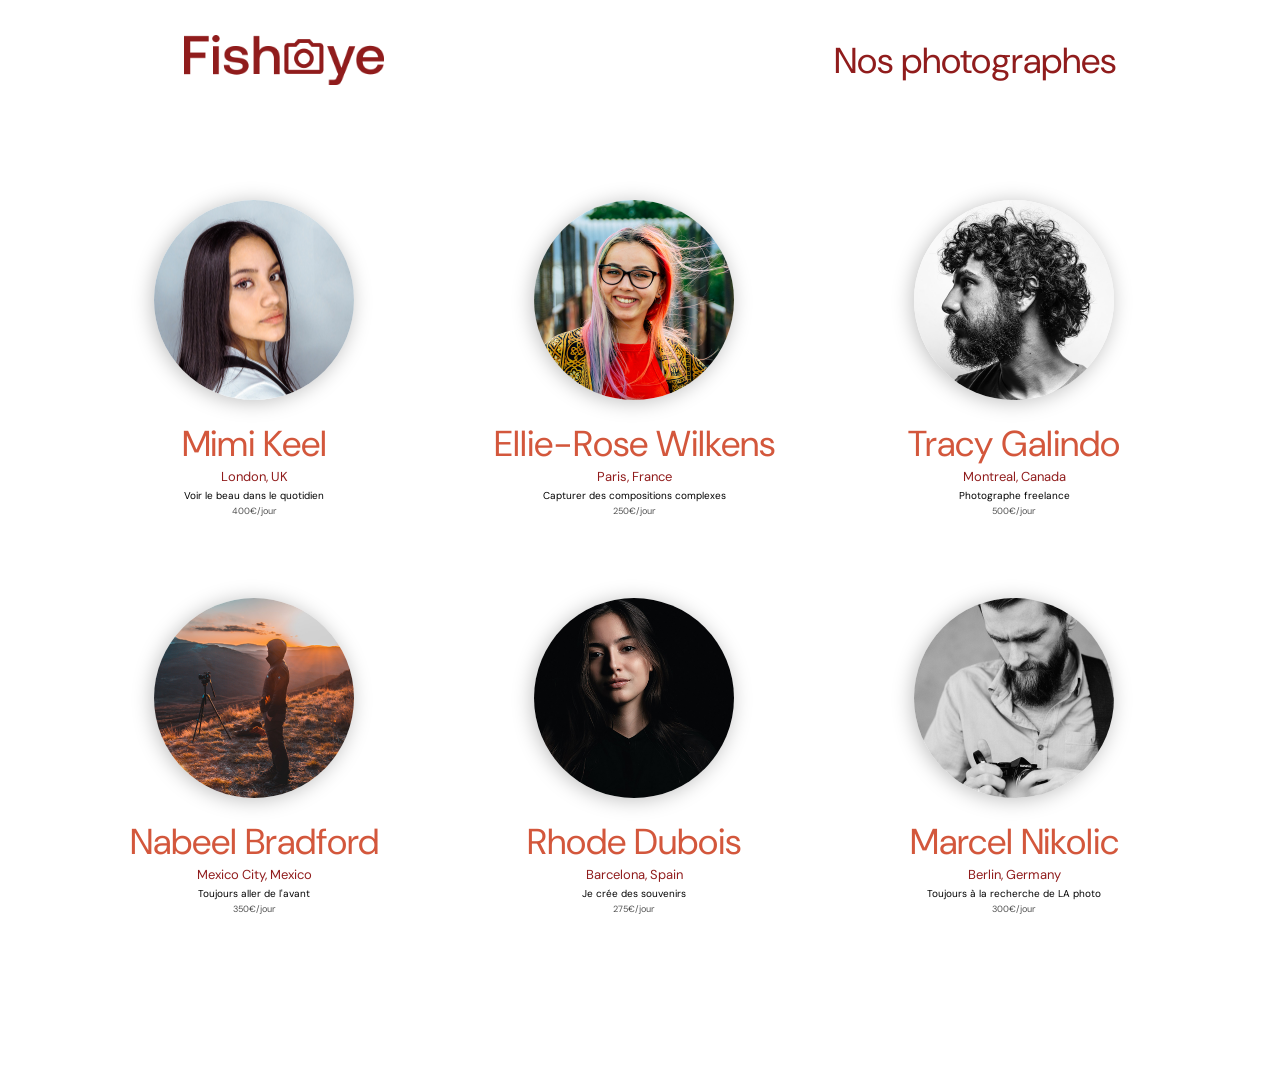
<file: index.html>
<!DOCTYPE html>
<html lang="fr">
    <head>
        <link href="public/css/style.css" rel="stylesheet" type="text/css" />
        <meta charset="utf-8" />
        <meta name="viewport" content="width=device-width, initial-scale=1.0" />
        <!-- <link rel="icon" type="image/png" href="public/assets/favicon.png" /> -->
        <link href="https://fonts.googleapis.com/css?family=DM+Sans&display=swap" rel="stylesheet" />
        <title>Fisheye</title>
    </head>
    <body>
        <header>
            <a href="index.html" title="Fisheye Home Page" class="logo">
                <img src="public/assets/images/logo.png" alt="Fisheye page d'acceuil" />
            </a>
            <h1>Nos photographes</h1>
        </header>
        <main id="main">
            <div class="photographersSection"></div>
        </main>

        <script type="module" src="public/scripts/controller/home.js"></script>
    </body>
</html>
</file>
<file: public/css/style.css>
/* * * * * * */
/* Reset CSS */
/* * * * * * */
@import url("https://fonts.googleapis.com/css2?family=DM+Sans:ital,wght@0,400;0,500;0,700;1,400;1,500;1,700&display=swap");
html {
  box-sizing: border-box;
  font-size: 16px;
}

*,
*:before,
*:after {
  box-sizing: border-box;
}

body,
h1,
h2,
h3,
h4,
p,
ol,
ul {
  margin: 0;
  padding: 0;
}

a {
  text-decoration: none;
  color: #000;
}

ol,
ul {
  list-style: none;
}

img {
  max-width: 100%;
  max-height: 100%;
  display: block;
  object-fit: cover;
}

header {
  padding: 0;
}

fieldset {
  border: none;
}

button {
  border: none;
}

input,
textarea {
  font-family: "DM Sans", sans-serif;
}

html {
  font-size: 100%;
  font-family: "DM Sans", sans-serif;
  font-weight: 400;
}

body {
  width: 90%;
  margin: auto;
  max-width: 1440px;
}
@media screen and (max-width: 1065px) {
  body {
    width: 95%;
  }
}

h1,
h2 {
  font-weight: 400;
}

#main {
  padding-bottom: 75px;
}

/* * * * * * * * */
/* Variables CSS */
/* * * * * * * * */
:root {
  --primary-dark-red: #901c1c;
  --primary-light-red: #d3573c;
  --secondary-dark-gray: #525252;
  --secondary-light-gray: #fafafa;
  --secondary-light-red: #db8876;
}

header {
  display: flex;
  flex-direction: row;
  justify-content: space-between;
  align-items: center;
  height: 120px;
}

h1 {
  color: var(--primary-dark-red);
  font-size: 36px;
  margin-right: 100px;
}
@media screen and (max-width: 1065px) {
  h1 {
    margin-right: 50px;
    font-size: 24px;
  }
}
@media screen and (max-width: 600px) {
  h1 {
    font-size: 14px;
    margin: 0;
  }
}

.logo {
  height: 50px;
  margin-left: 120px;
}
@media screen and (max-width: 1065px) {
  .logo {
    height: 50px;
    margin-left: 60px;
  }
}
@media screen and (max-width: 600px) {
  .logo {
    height: 40px;
    margin: 0;
  }
}

.photographersSection {
  display: flex;
  flex-wrap: wrap;
  margin-top: 80px;
}
.photographersSection__profile {
  flex-basis: 33%;
  display: flex;
  justify-content: center;
  align-items: center;
  flex-direction: column;
  margin-bottom: 80px;
}
@media screen and (max-width: 1065px) {
  .photographersSection__profile {
    flex-basis: 50%;
  }
}
@media screen and (max-width: 600px) {
  .photographersSection__profile {
    flex-basis: 100%;
  }
}
.photographersSection__profile__link {
  text-align: center;
}
.photographersSection__profile__link__picture {
  height: 200px;
  width: 200px;
  border-radius: 50%;
  box-shadow: -2px 2px 20px rgba(0, 0, 0, 0.25);
  margin: 0 auto;
}
.photographersSection__profile__link__name {
  color: var(--primary-light-red);
  font-size: 36px;
  font-weight: 400;
  margin-top: 20px;
}
.photographersSection__profile p {
  line-height: 1.6;
}
.photographersSection__profile__location {
  font-size: 13px;
  color: var(--primary-dark-red);
}
.photographersSection__profile__description {
  font-size: 10px;
}
.photographersSection__profile__price {
  font-size: 9px;
  color: var(--secondary-dark-gray);
}

/*# sourceMappingURL=style.css.map */
</file>
